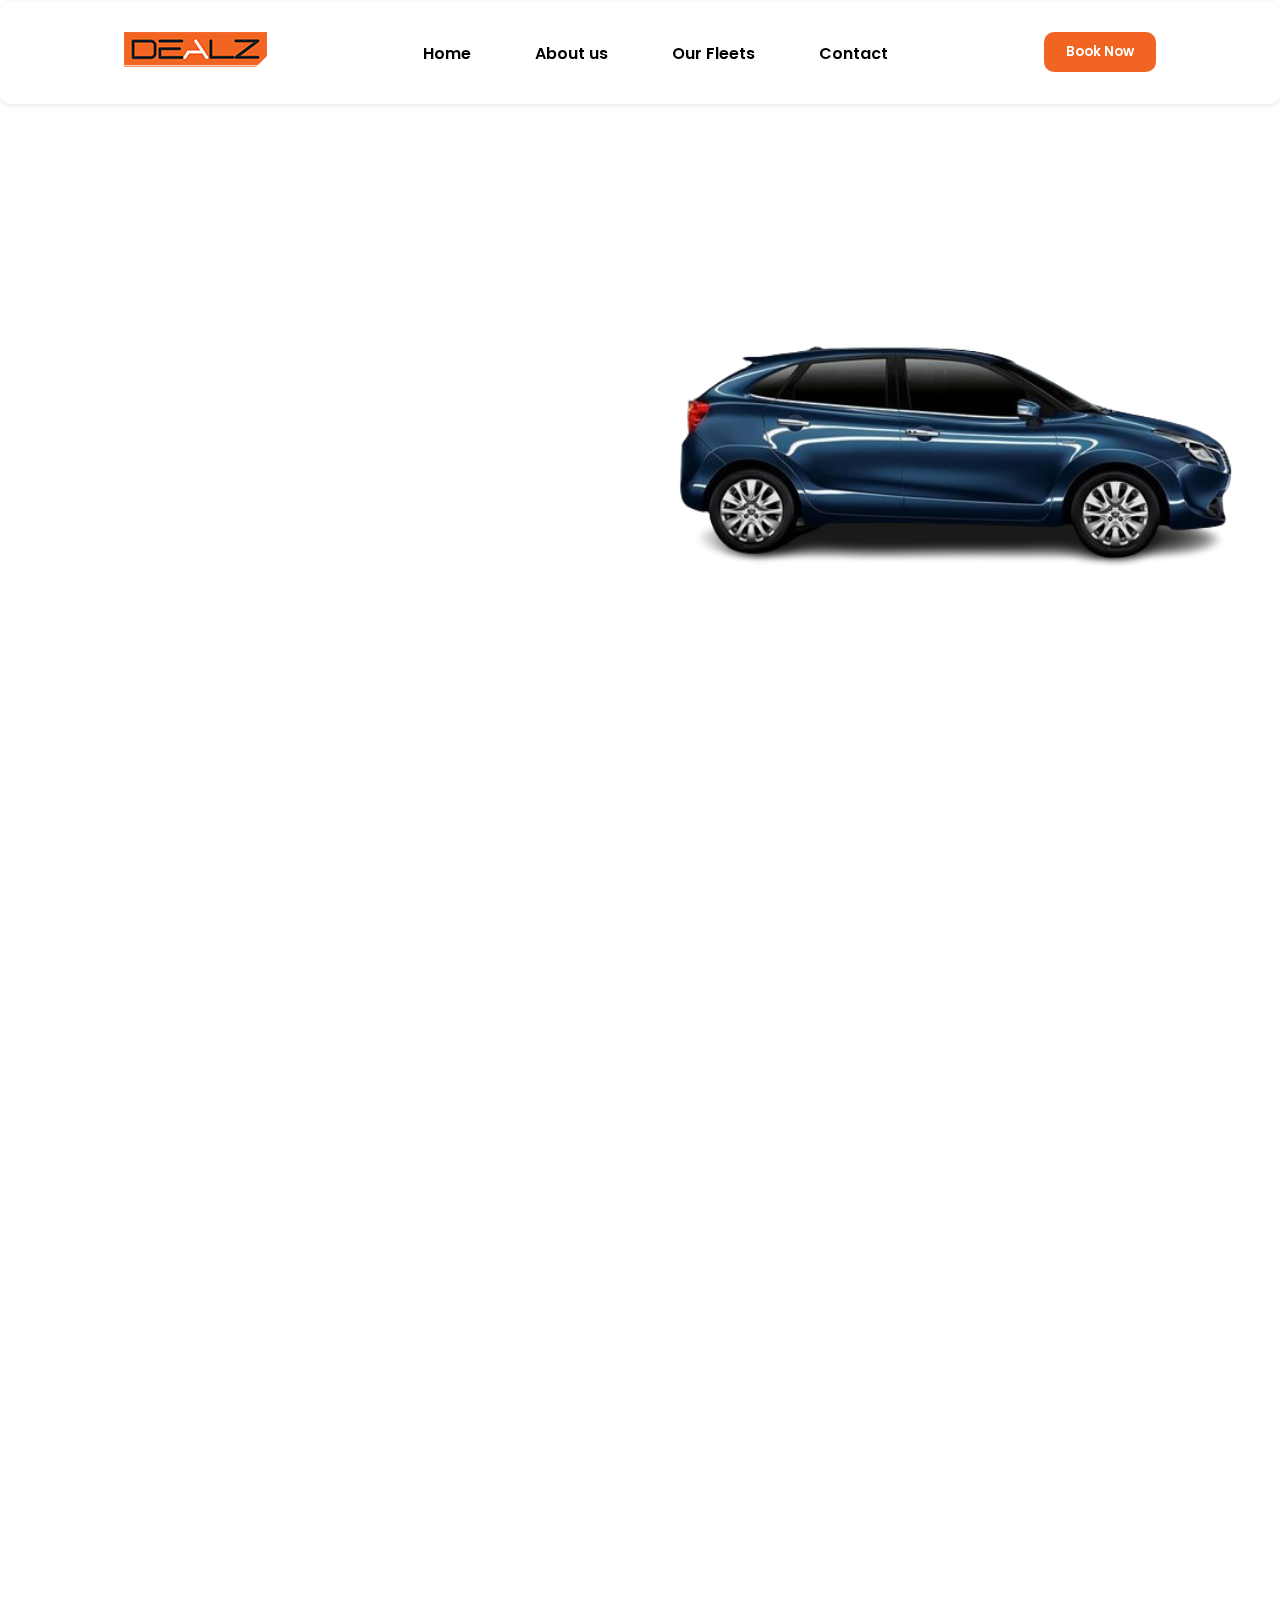
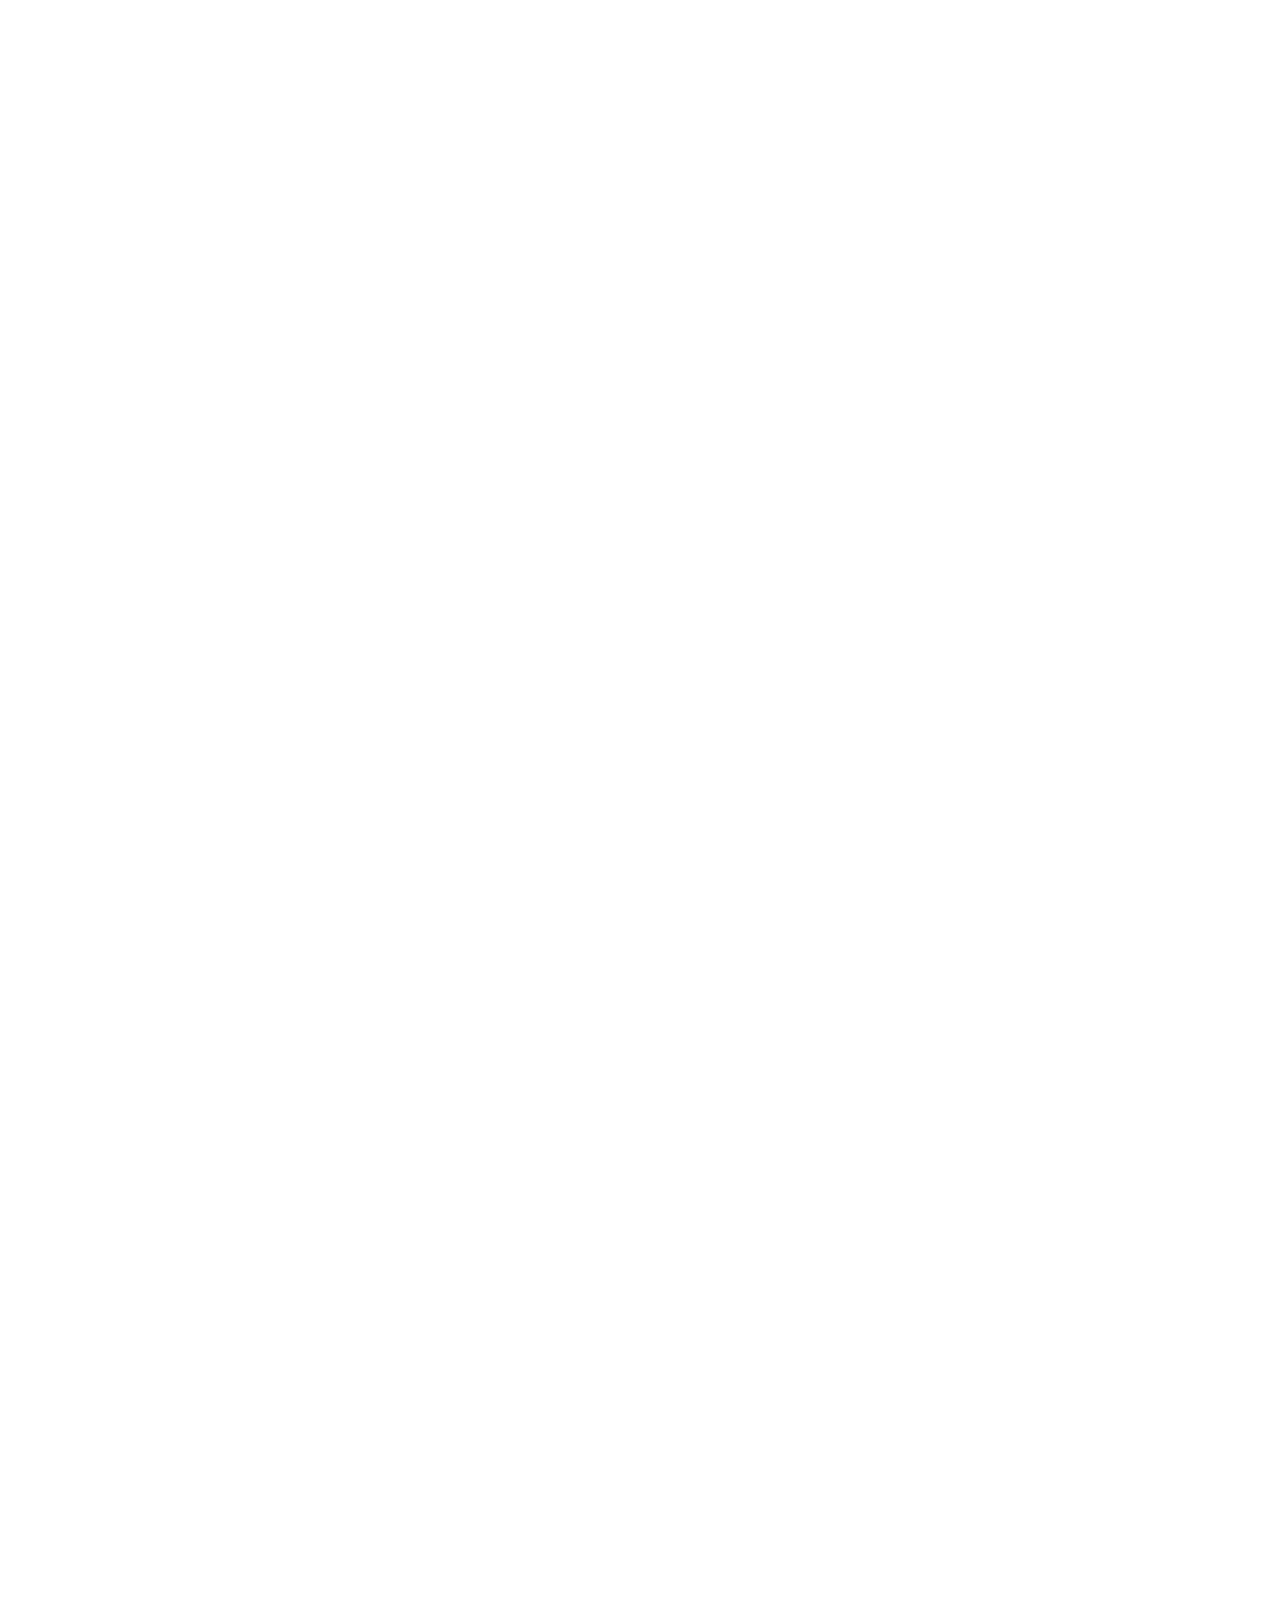
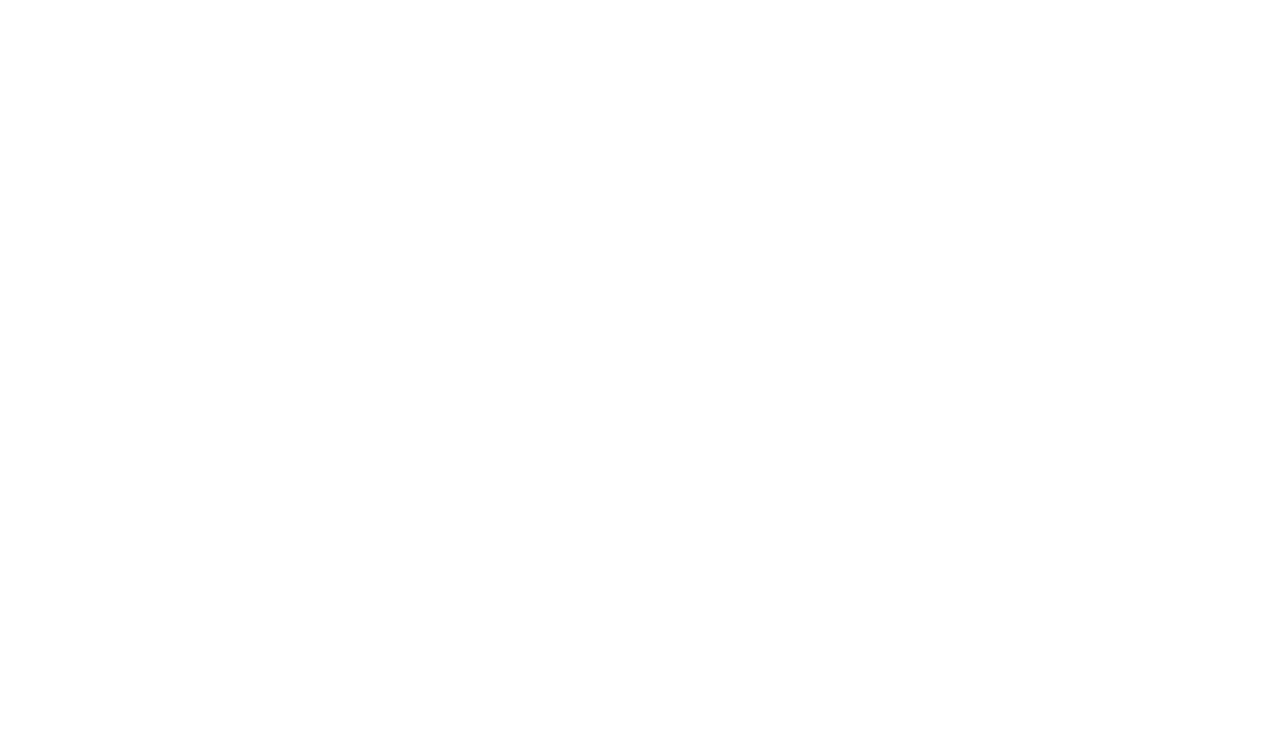
<file: index.html>
<!DOCTYPE html>
<html lang="en">
<head>
    <meta charset="utf-8">
	<title>Rent a Car in Cochin, Kerala- Luxury &amp; Premium Cars | Car for Rent- Dealz Kochi</title>
    <meta name="description" content="Rent a Car in Cochin, Kerala incuding luxury &amp; premium cars by Dealz for all your needs varies from wedding to business trip"/>
    <meta name="keywords" content="Luxury Car rentals, car rental services in Cochin, bangalore"/>
	<meta name="viewport" content="width=device-width, initial-scale=1.0">
	<meta name="author" content="">
    <link rel="stylesheet" href="https://cdnjs.cloudflare.com/ajax/libs/font-awesome/6.5.2/css/all.min.css">
    <link rel="preconnect" href="https://fonts.googleapis.com">
    <link rel="preconnect" href="https://fonts.gstatic.com" crossorigin>
    <link href="https://fonts.googleapis.com/css2?family=Mochiy+Pop+One&family=Poppins:ital,wght@0,100;0,200;0,300;0,400;0,500;0,600;0,700;0,800;0,900;1,100;1,200;1,300;1,400;1,500;1,600;1,700;1,800;1,900&family=Roboto:ital,wght@0,100;0,300;0,400;0,500;0,700;0,900;1,100;1,300;1,400;1,500;1,700;1,900&family=Rubik+Glitch+Pop&display=swap" rel="stylesheet">
    
    <link rel="stylesheet" href="https://fonts.googleapis.com/css2?family=Material+Symbols+Outlined:opsz,wght,FILL,GRAD@20..48,100..700,0..1,-50..200" />
    <link rel="stylesheet" href="style.css">
</head>
<body>
    <!-- mobile navbar -->
    <nav class="mobile-nav">
        <li>
            <a href="./index.html" class="active">
                <div class="blob">
                    <span class="icon"><i class="fa-solid fa-house"></i></span>
                    <span class="text">Home</span>
                </div>
            </a>
        </li>
        <li>
            <a href="./about.html">
                <div class="blob">
                    <span class="icon"><i class="fa-solid fa-users"></i></span>
                    <span class="text">About</span>
                </div>
            </a>
        </li>
        <li>
            <a href="./cars.html">
                <div class="blob">
                    <span class="icon"><i class="fa-solid fa-car-side"></i></span>
                    <span class="text">Cars</span>
                </div>
            </a>
        </li>
        <li>
            <a href="./contact.html">
                <div class="blob">
                    <span class="icon"><i class="fa-solid fa-phone"></i></span>
                    <span class="text">Contact</span>
                </div>
            </a>
        </li>
    </nav>

    <section class="home">
        <div class="container">
            <div class="nav">
                <div class="logo">
                    <a href="./index.html"><img src="image/Dealz-logo.png" alt="" class="dealz_logo"></a>
                </div>
                <ul class="navbar">
                    <li class="navlinks"><a href="index.html">Home</a></li>
                    <li class="navlinks"><a href="about.html">About us</a></li>
                    <li class="navlinks"><a href="cars.html">Our Fleets</a></li>
                    <li class="navlinks"><a href="contact.html">Contact</a></li>
                </ul>
                <button class="bookbtn">
                    <a href="https://wa.me/9846068636?text=Hello!%20I%20would%20like%20to%20rent%20a%20car." target="_blank">
  Book Now
</a>



                </button>
            </div>
            <div class="main_home">
                <div class="home_content">
                    <h1 class="home_title">
                        <span class="home_title_span">
                            Start your adventure today!
                        </span>
                        Enjoy great savings with our Car Rental Services
                    </h1>
                    <button class="home_btn">
                        <a style="color: white;" href="tel:9846068636">Book Ride</a>
                    </button>
                </div>
                <div class="home_img">
                    <img src="image/balenodealz1.png" alt="" class="home_image">
                </div>
            </div>
        </div>
    </section>

    
    
    <section class="about">
        <div class="about_container">
       <div class="about_content">
        <h1 class="about_title">
            Dealz Travels
        </h1>
        <p class="about_text">
            At Dealz Travels, we offer a wide range of well-maintained, modern car rentals in Economy, Premium, and Luxury categories to suit your needs, from weddings to business trips. Whether you're visiting Kerala or on a corporate journey, travel in style and comfort. Choose from daily, weekly, or monthly rentals, with the option of self-drive or chauffeur services. Rent a car from Dealz and elevate your experience!        </p>
       </div>
       <div class="about_image">
        <img src="image/swiftdealz.png" alt="">
       </div>
    </div>
    </section>

    <section class="service_section">
        <div class="row">
            <h1 class="catagory_heading">Our Services</h1>
        </div>
        <div class="row">
            <h4 class="section_subheading">
                We provide a range of services to support our customers
            </h4>
        </div>
        <div class="row">
            <div class="column">
                <div class="card">
                    <div class="icon-wrapper">
                        <i class="fa-solid fa-plane"></i>
                    </div>
                    <h3> Airport Pick-up/Drop-off</h3>
                    <p>
                        We provide Airport pickup or Drop-off at any time
                    </p>
                </div>
            </div>
            <div class="column">
                <div class="card">
                    <div class="icon-wrapper">
                        <i class="fa-solid fa-clipboard"></i>
                    </div>
                    <h3>RESERVATION ANYTIME</h3>
                    <p>
                        We provide online and offline booking facilities.
                    </p>
                </div>
            </div>
            <div class="column">
                <div class="card">
                    <div class="icon-wrapper">
                        <i class="fa-solid fa-car"></i>
                    </div>
                    <h3> RENTALS CARS</h3>
                    <p>
                       We have all types of cars ranging from Tata Nano to Mercedes Benz.
                    </p>
                </div>
            </div>
            
            
          </div>
         
.       
      </section>


      <section class="booking_process">
        <h1 class="booking_head">
                Our Booking Process
            </h1>
        <div class="booking_process_container">
            
            <div class="booking_process_card">
                <div class="process_num">
                    <h1 class="process_num_h1">
                        1
                    </h1>
                </div>
                <div class="process_details">
                     <h3 class="process_heading">
                        There are two  ways to Book
                    </h3> 
                    <h4 class="process_content">
                        Reserve directly via phone call. <br>
                        Reserve directly via Whatsapp.
                    </h4>
                    
                </div>
                
            </div>

            <div class="booking_process_card">
                <div class="process_num">
                    <h1 class="process_num_h1">
                        2
                    </h1>
                </div>
                <div class="process_details">
                     <h3 class="process_heading">
                        Select following
                    </h3> 
                    <h4 class="process_content">
                        Car Model. <br>
                        Pickup/ Drop-off Date. <br>
                        Delivery Location.
                    </h4>
                    
                </div>
                
            </div>

            <div class="booking_process_card">
                <div class="process_num">
                    <h1 class="process_num_h1">
                        3
                    </h1>
                </div>
                <div class="process_details">
                     <h3 class="process_heading">
                        Enjoy The Ride
                    </h3> 
                    <h4 class="process_content">
                        Offers a seamless car rental experience with a diverse fleet and competitive rates, ensuring you travel in comfort and style.
                    </h4>
                    
                </div>
                
            </div>
        </div>
        </section>

    <section class="cars">
        <h1 class="cars_heading">Our Cars</h1>
        <div class="container">
            <div class="car-card">
                <img src="./image/baleno.png" alt="DealzTravels-Baleno">
                <h1 class="name">Baleno</h1>
            </div>
            <div class="car-card">
                <img src="./image/swift.png" alt="DealzTravels-Swift">
                <h1 class="name">Swift</h1>
            </div>
            <div class="car-card">
                <img src="./image/ignis.png" alt="DealzTravels-Ignis">
                <h1 class="name">Ignis</h1>
            </div>
        </div>
    </section>

    <section class="testimonial">
        <div class="testimonial_container">
            <h2 class="testimonial_heading">Our Valuable Testimonials</h2>
            <div class="testimonial_card_container" id="testimonialCards">
                <!-- Testimonial cards -->
                <div class="testimonial_card">
                    <div class="testimonial_feedback">
                        <h4 class="testimonial_feedback_text">"Dealz Travels made my business trip to Kerala smooth and hassle-free. The car was in top-notch condition, and their service was excellent. Highly recommend!"</h4>
                        <h6 class="testimonial_user_name">- Akhil Nair</h6>
                    </div>
                </div>
                <div class="testimonial_card">
                    <div class="testimonial_feedback">
                        <h4 class="testimonial_feedback_text">"I rented a car for my wedding, and the luxury vehicle from Dealz Travels added a touch of elegance to our special day. The chauffeur was professional, and the whole experience was seamless."</h4>
                        <h6 class="testimonial_user_name">- Anjali Menon</h6>
                    </div>
                </div>
                <div class="testimonial_card">
                    <div class="testimonial_feedback">
                        <h4 class="testimonial_feedback_text">"I needed a car for a week-long vacation in Cochin, and Dealz Travels exceeded my expectations. The car was well-maintained, and the self-drive option gave me total flexibility."</h4>
                        <h6 class="testimonial_user_name">- Adam John</h6>
                    </div>
                </div>
                <div class="testimonial_card">
                    <div class="testimonial_feedback">
                        <h4 class="testimonial_feedback_text">"Great service and reliable cars! I rented an economy car for a quick business trip, and it was ideal for getting around. I will definitely use Dealz Travels again."</h4>
                        <h6 class="testimonial_user_name">- Salman Rasheed</h6>
                    </div>
                </div>
                <div class="testimonial_card">
                    <div class="testimonial_feedback">
                        <h4 class="testimonial_feedback_text">"We rented a car for our Kerala road trip, and Dealz Travels provided exactly what we needed. The vehicle was well-maintained, and their customer support was fantastic!"</h4>
                        <h6 class="testimonial_user_name">- Vincy Mathew</h6>
                    </div>
                </div>
                <div class="testimonial_card">
                    <div class="testimonial_feedback">
                        <h4 class="testimonial_feedback_text">"From booking to the final drop-off, everything was effortless. The premium car I rented was clean, comfortable, and perfect for my family vacation. Thank you, Dealz Travels!"</h4>
                        <h6 class="testimonial_user_name">- Roshan Kadathi</h6>
                    </div>
                </div>
                <!-- Add more cards similarly up to 10 cards -->
            </div>
        </div>
    </section>
    

    
    <section class="footer">
        <footer class="footer">
            <div class="footer-container">
              <div class="footer-logo">
                <a href="./index.html"><img src="image/Dealz-logo.png" alt="" class="dealz_logo"></a>
                <div class="adress_box">
                    <p class="adress_p">
                        Sea Port – Air Port Road, Irimpanam, <br>
                        Thripunithura, Cochin- 682309  <br>
                        Mob: +91 9846068636
                    </p>
                </div>
                <div class="adress_box">
                    <p class="adress_p">
                        <i class="fa-regular fa-clock"></i>
                        <b>7.30am to 9.30pm <br>7days</b>
                    </p>
                </div>
                
              </div>
    
              <div class="footer-links">
                <h4 class="footer_quicklink_h4">Quick Links</h4>
                <ul>
                  <li><a href="index.html">Home</a></li>
                  <li><a href="about.html">About us</a></li>
                  <li><a href="cars.html">Our Fleets</a></li>
                  <li><a href="contact.html">Contact</a></li>
                </ul>
              </div>
              <div class="footer-social">
                <a href="" class="social-icon"><i class="fab fa-whatsapp"></i></a>
                <a href="mailto:dealztravelss@gmail.com" class="social-icon"><i class="fa-solid fa-envelope"></i></a>
                <a href="https://www.facebook.com/pages/Dealz-Travels-and-Rent-a-Car/210406499166563?ref=hl" class="social-icon"><i class="fab fa-facebook-f"></i></a>
                
                
              </div>
            </div>
            <div class="footer-bottom">
              <p>DealZ &copy; 2024 .Designed by <a href="https://www.paaju.com">paaju.com</a></p>
            </div>
          </footer>
          </section>
    
      
   

    <script src="main.js"></script>
</body>
</html>
</file>
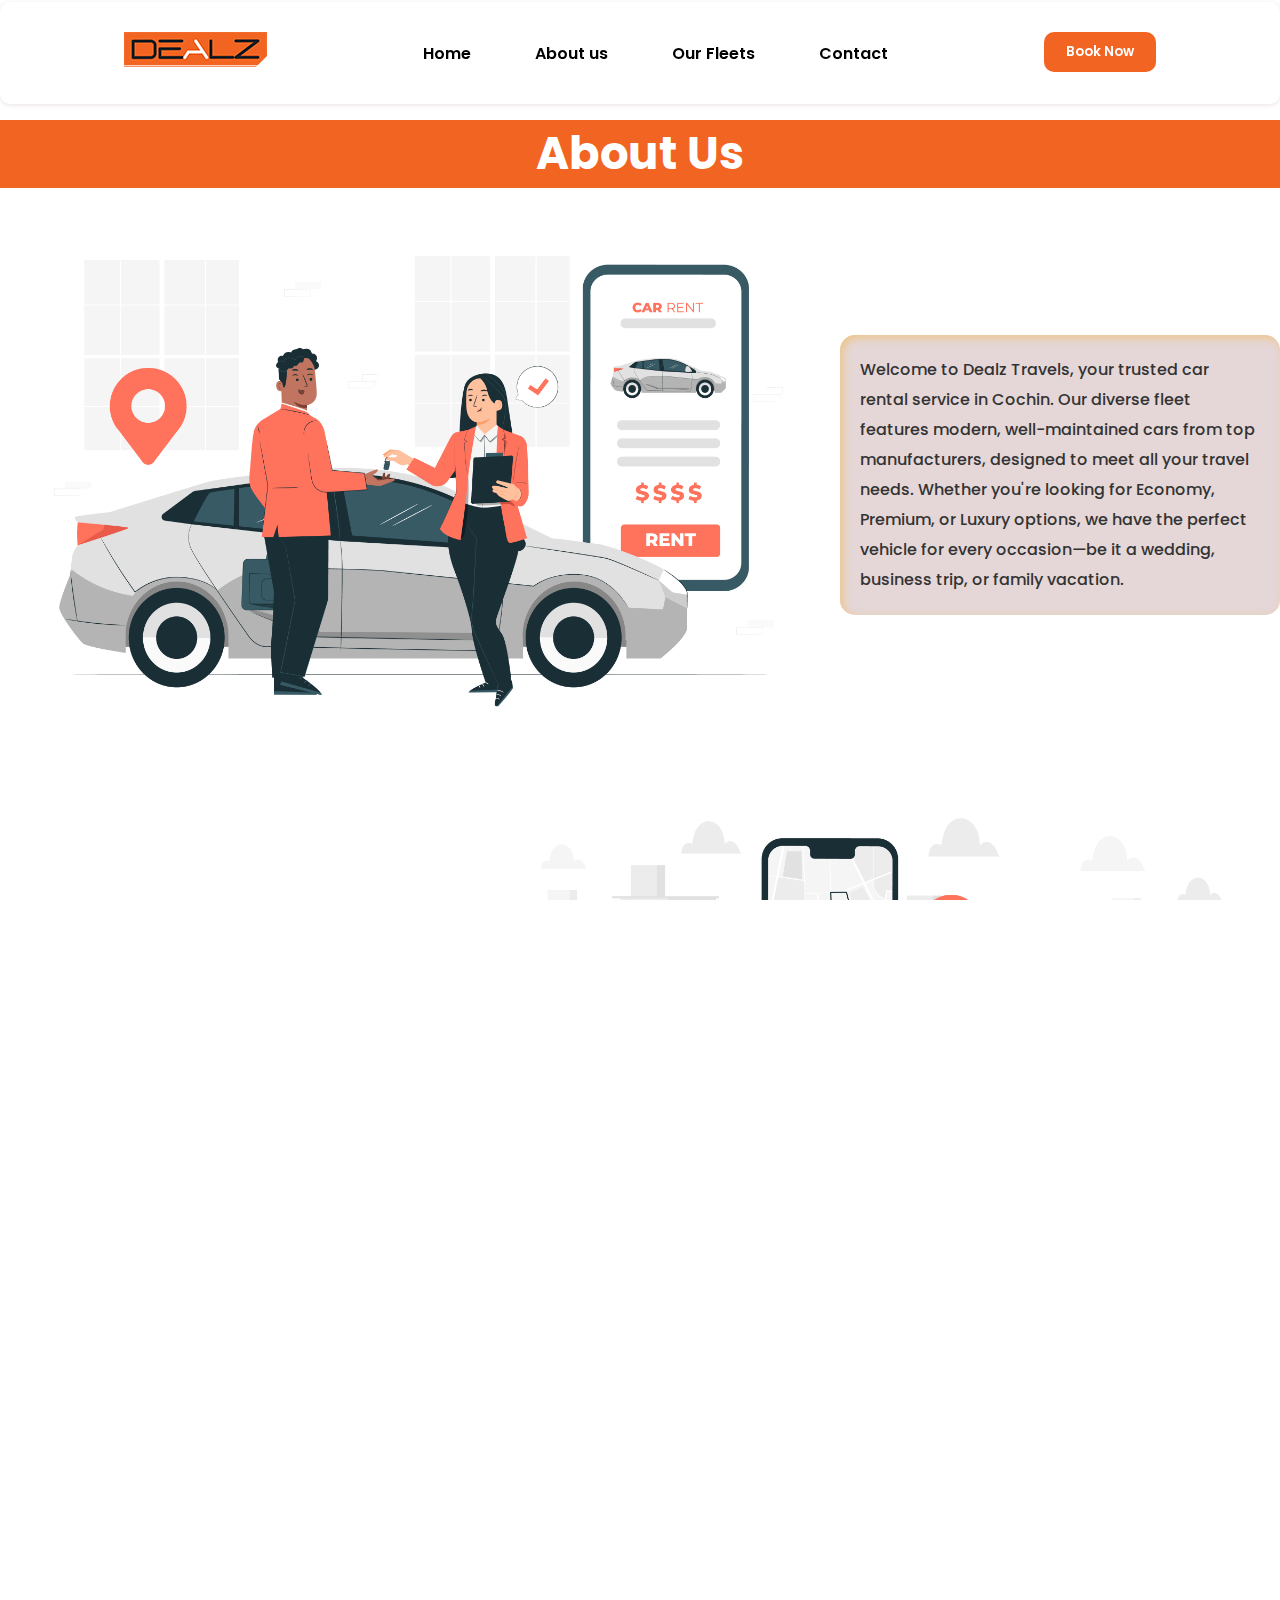
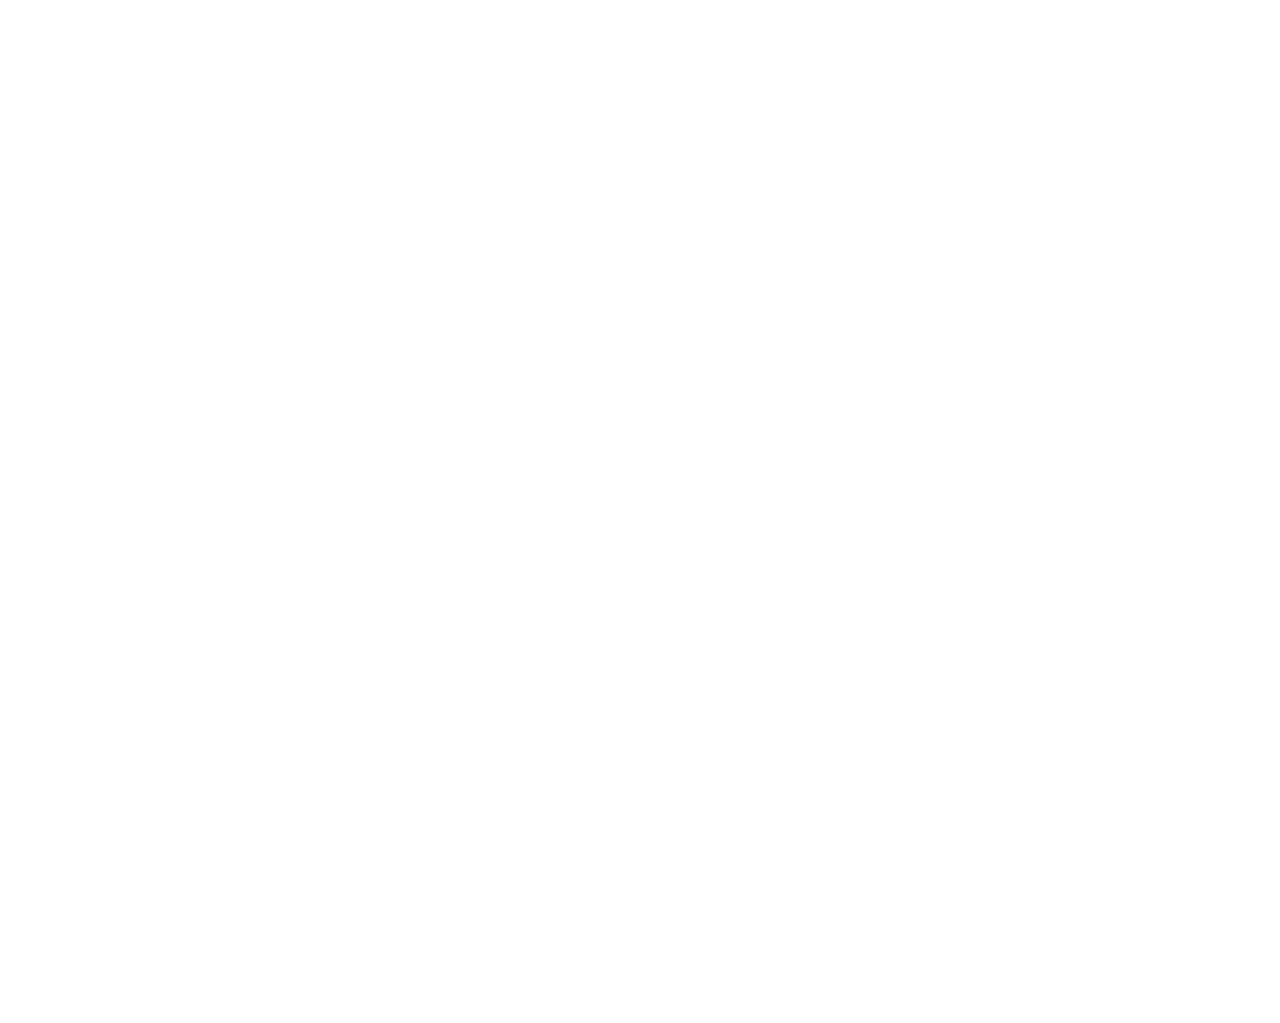
<file: about.html>
<!DOCTYPE html>
<html lang="en">
<head>
    <meta charset="UTF-8">
    <meta name="description" content="Rent a Car in Cochin, Kerala incuding luxury &amp; premium cars by Dealz for all your needs varies from wedding to business trip"/>
    <meta name="keywords" content="Luxury Car rentals, car rental services in Cochin, bangalore"/>
	<meta name="viewport" content="width=device-width, initial-scale=1.0">
	<meta name="author" content="">
    <title>Dealz Travels</title>
    <link rel="stylesheet" href="https://cdnjs.cloudflare.com/ajax/libs/font-awesome/6.5.2/css/all.min.css">
    <link rel="preconnect" href="https://fonts.googleapis.com">
    <link rel="preconnect" href="https://fonts.gstatic.com" crossorigin>
    <link href="https://fonts.googleapis.com/css2?family=Mochiy+Pop+One&family=Poppins:ital,wght@0,100;0,200;0,300;0,400;0,500;0,600;0,700;0,800;0,900;1,100;1,200;1,300;1,400;1,500;1,600;1,700;1,800;1,900&family=Roboto:ital,wght@0,100;0,300;0,400;0,500;0,700;0,900;1,100;1,300;1,400;1,500;1,700;1,900&family=Rubik+Glitch+Pop&display=swap" rel="stylesheet">
    <link rel="stylesheet" href="https://fonts.googleapis.com/css2?family=Material+Symbols+Outlined:opsz,wght,FILL,GRAD@20..48,100..700,0..1,-50..200" />
    <link rel="stylesheet" href="style.css">
    <link rel="stylesheet" href="./css/aboutus.css">
</head>
<body>
    <nav class="mobile-nav">
        <li>
            <a href="./index.html">
                <div class="blob">
                    <span class="icon"><i class="fa-solid fa-house"></i></span>
                    <span class="text">Home</span>
                </div>
            </a>
        </li>
        <li>
            <a href="./about.html" class="active">
                <div class="blob">
                    <span class="icon"><i class="fa-solid fa-users"></i></span>
                    <span class="text">About</span>
                </div>
            </a>
        </li>
        <li>
            <a href="./cars.html">
                <div class="blob">
                    <span class="icon"><i class="fa-solid fa-car-side"></i></span>
                    <span class="text">Cars</span>
                </div>
            </a>
        </li>
        <li>
            <a href="./contact.html">
                <div class="blob">
                    <span class="icon"><i class="fa-solid fa-phone"></i></span>
                    <span class="text">Contact</span>
                </div>
            </a>
        </li>
    </nav>

    <section class="home">
        <div class="container">
            <div class="nav">
                <div class="logo">
                    <a href="./index.html"><img src="image/Dealz-logo.png" alt="" class="dealz_logo"></a>
                </div>
                <ul class="navbar">
                    <li class="navlinks"><a href="index.html">Home</a></li>
                    <li class="navlinks"><a href="about.html">About us</a></li>
                    <li class="navlinks"><a href="cars.html">Our Fleets</a></li>
                    <li class="navlinks"><a href="contact.html">Contact</a></li>
                </ul>
                <button class="bookbtn"><a href="https://wa.me/9846068636?text=Hello!%20I%20would%20like%20to%20rent%20a%20car." target="_blank">
  Book Now
</a>


</button>
            </div>
        </div>
    </section>

    <section class="about-hero">
        <h1>About Us</h1>
        <div class="hero-top">
            <img src="./image/contact-hero-1.jpg" alt="DealZ-travels-about">
            <p id="hero-text">Welcome to Dealz Travels, your trusted car rental service in Cochin. Our diverse fleet features modern, well-maintained cars from top manufacturers, designed to meet all your travel needs. Whether you're looking for Economy, Premium, or Luxury options, we have the perfect vehicle for every occasion—be it a wedding, business trip, or family vacation.</p>
        </div>
        <div class="hero-bottom">
            <p>At Dealz Travels, we ensure your experience is as smooth and enjoyable as possible. Our high-quality service, combined with professional chauffeurs, allows you to travel in style throughout Kerala, God’s Own Country. We also offer flexible self-drive car rental options with daily, weekly, or monthly plans to suit your schedule.</p>
            <img src="./image/contact-hero-2.jpg" alt="DealZ-travels-about">
        </div>
    </section>
    
    <section class="our-values">
        <h1>Our Values</h1>
        <div class="values-container">
            <div class="value-card">
                <h3>Customer Focus</h3>
                <p>We prioritize your comfort and satisfaction, tailoring our services to meet your specific needs and ensuring a seamless rental experience.</p>
            </div>
            <div class="value-card">
                <h3>Quality & Reliability</h3>
                <p>Our fleet is composed of modern, well-maintained vehicles that are regularly serviced to provide the highest standard of safety and reliability.</p>
            </div>
            <div class="value-card">
                <h3>Flexibility</h3>
                <p>We offer a range of rental options, from daily to monthly plans, along with self-drive and chauffeur services, giving you the freedom to choose what best suits your journey.</p>
            </div>
            <div class="value-card">
                <h3>Professionalism</h3>
                <p>Our trained chauffeurs and dedicated staff are committed to providing exceptional service, ensuring you have a smooth and enjoyable ride.</p>
            </div>
            <div class="value-card">
                <h3>Affordability</h3>
                <p>We believe in offering premium services at competitive rates, making luxury and convenience accessible to all our customers.</p>
            </div>
            <div class="value-card">
                <h3>Sustainability</h3>
                <p>We are dedicated to maintaining eco-friendly practices by continuously upgrading our fleet to ensure lower emissions and a smaller environmental footprint.</p>
            </div>
        </div>
    </section>
    
    <section class="footer">
        <footer class="footer">
            <div class="footer-container">
                <div class="footer-logo">
                    <a href="./index.html"><img src="image/Dealz-logo.png" alt="" class="dealz_logo"></a>
                    <div class="adress_box">
                        <p class="adress_p">
                            Sea Port – Air Port Road, Irimpanam, <br>
                            Thripunithura, Cochin- 682309  <br>
                            Mob: +91 9846068636
                        </p>
                    </div>
                    <div class="adress_box">
                        <p class="adress_p">
                            <i class="fa-regular fa-clock"></i>
                            <b>7.30am to 9.30pm <br>7days</b>
                        </p>
                    </div>
                </div>
                <div class="footer-links">
                    <h4 class="footer_quicklink_h4">Quick Links</h4>
                    <ul>
                        <li><a href="index.html">Home</a></li>
                        <li><a href="about.html">About us</a></li>
                        <li><a href="cars.html">Our Fleets</a></li>
                        <li><a href="contact.html">Contact</a></li>
                    </ul>
                </div>
                <div class="footer-social">
                    <a href="https://wa.me/9846068636" class="social-icon"><i class="fab fa-whatsapp"></i></a>                    
                    <a href="mailto:dealztravelss@gmail.com" class="social-icon"><i class="fa-solid fa-envelope"></i></a>
                    <a href="https://www.facebook.com/pages/Dealz-Travels-and-Rent-a-Car/210406499166563?ref=hl" class="social-icon"><i class="fab fa-facebook-f"></i></a>

                </div>
            </div>
            <div class="footer-bottom">
                <p>DealZ &copy; 2024. Designed by <a href="https://www.paaju.com">paaju.com</a></p>
            </div>
        </footer>
    </section>

    <script src="main.js"></script>
</body>
</html>
</file>
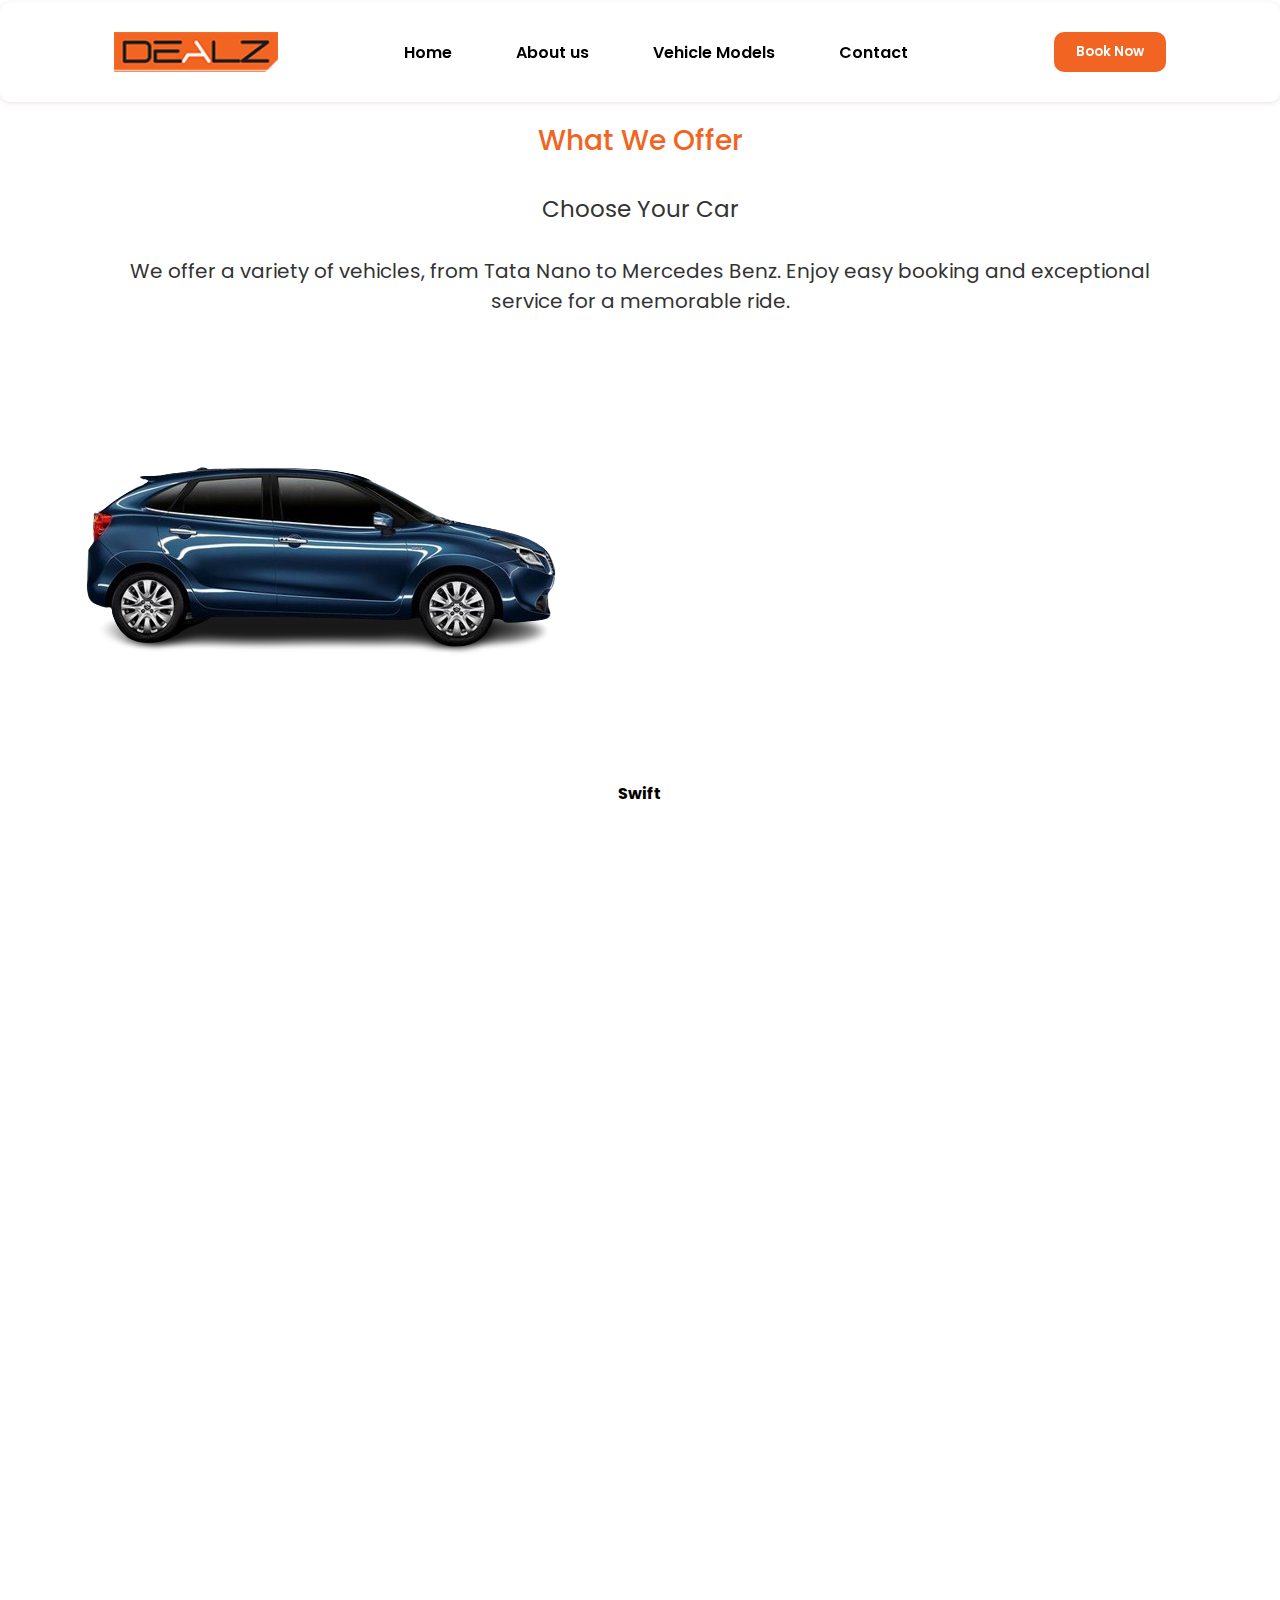
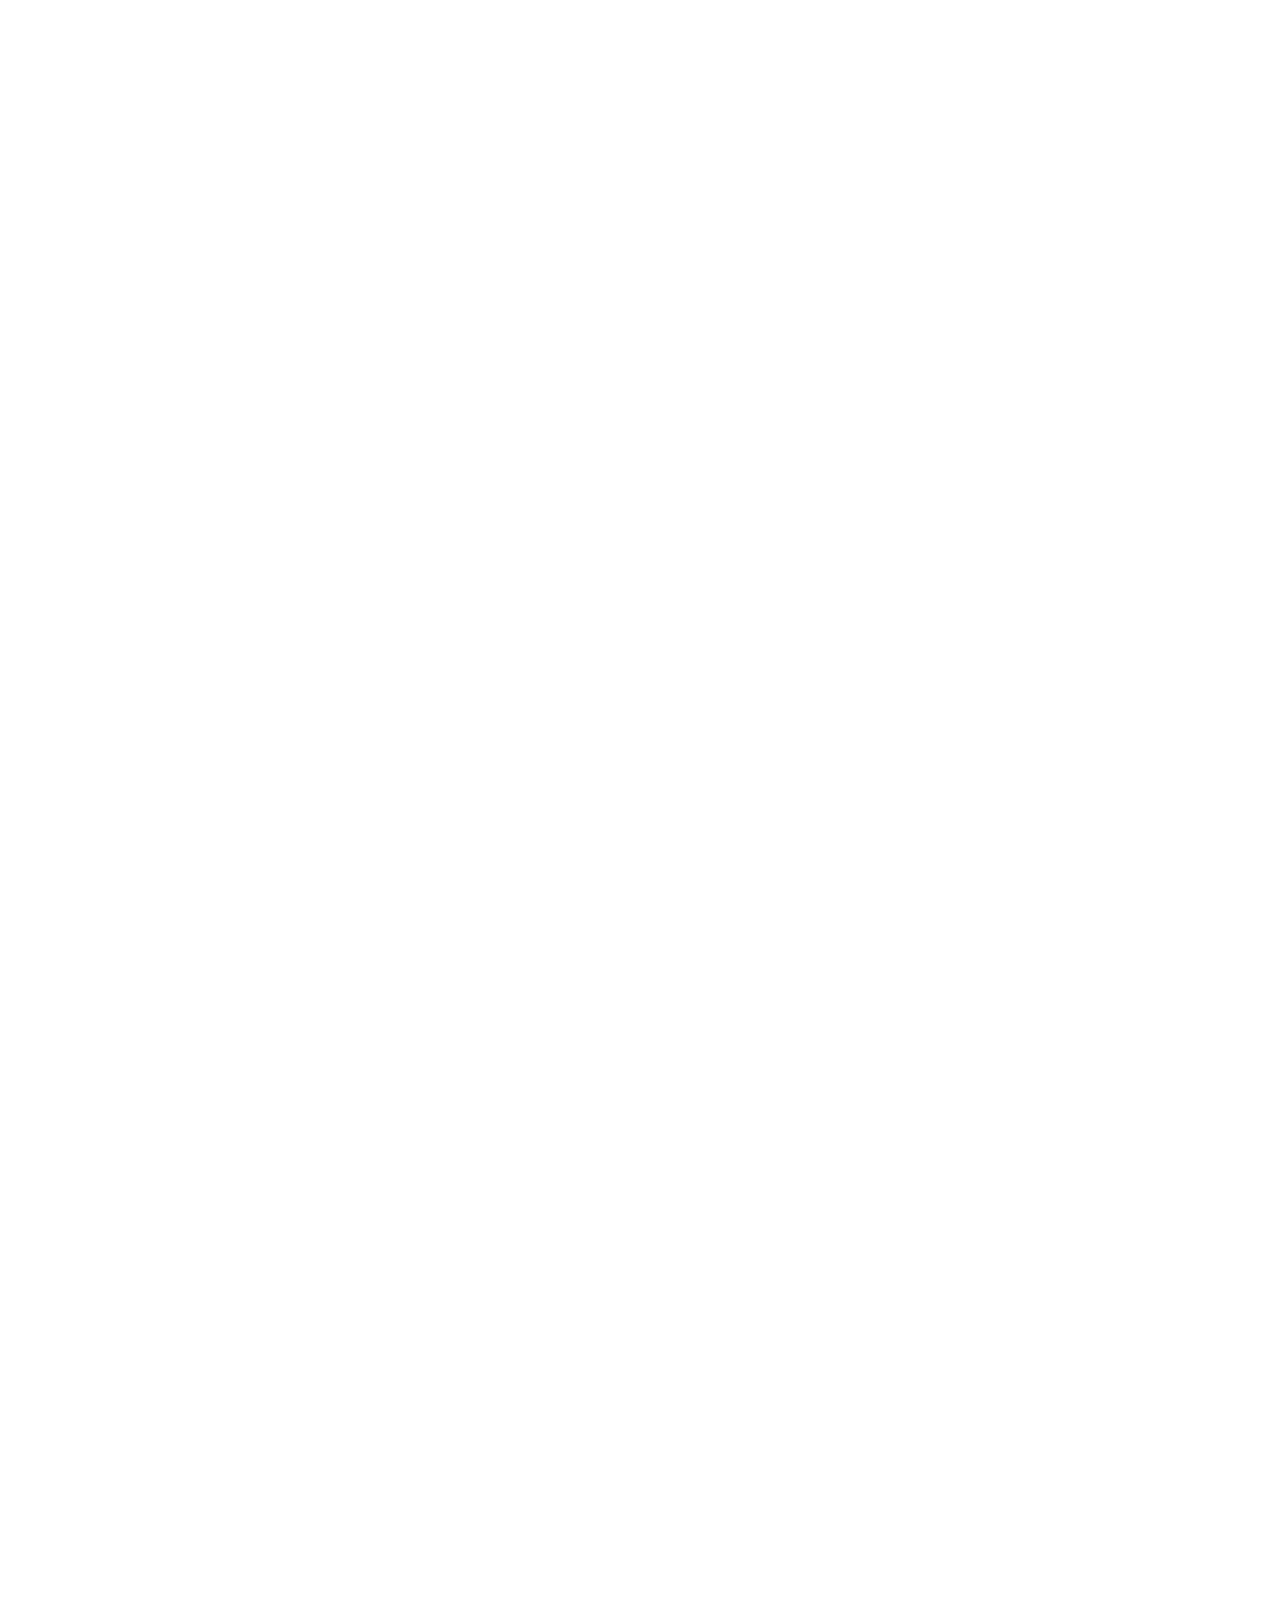
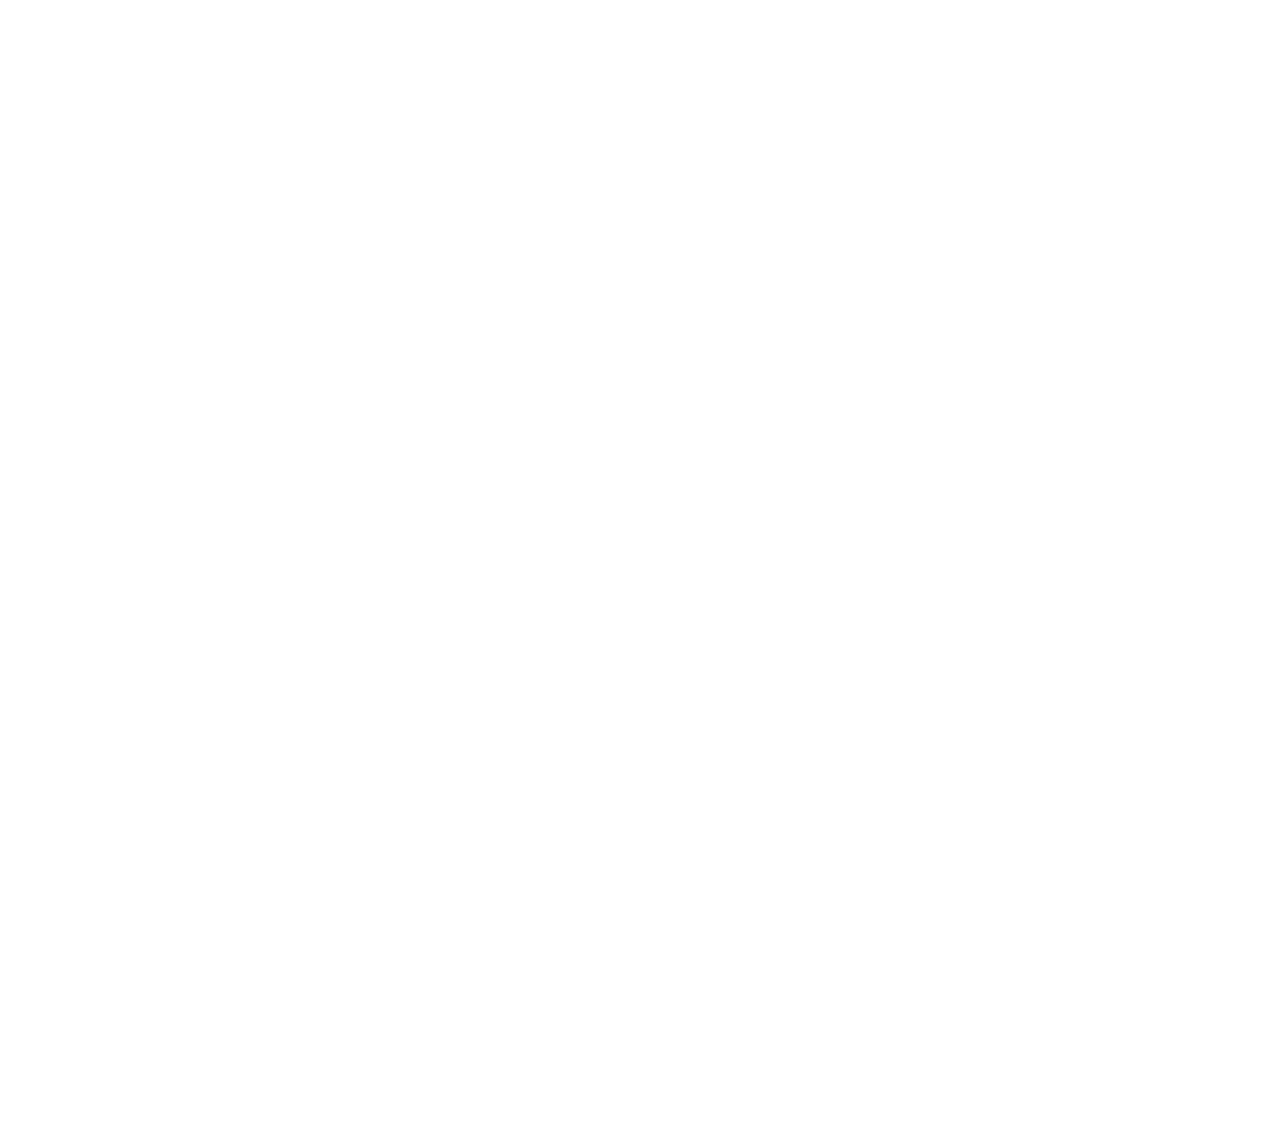
<file: Car.html>
<!DOCTYPE html>
<html lang="en">
<head>
    <meta charset="UTF-8">
    <meta name="viewport" content="width=device-width, initial-scale=1.0">
    <title>Dealz Travels</title>
    <link rel="stylesheet" href="https://cdnjs.cloudflare.com/ajax/libs/font-awesome/6.5.2/css/all.min.css">
    <link rel="preconnect" href="https://fonts.googleapis.com">
    <link rel="preconnect" href="https://fonts.gstatic.com" crossorigin>
    <link href="https://fonts.googleapis.com/css2?family=Mochiy+Pop+One&family=Poppins:ital,wght@0,100;0,200;0,300;0,400;0,500;0,600;0,700;0,800;0,900;1,100;1,200;1,300;1,400;1,500;1,600;1,700;1,800;1,900&family=Roboto:ital,wght@0,100;0,300;0,400;0,500;0,700;0,900;1,100;1,300;1,400;1,500;1,700;1,900&family=Rubik+Glitch+Pop&display=swap" rel="stylesheet">
    
    <link rel="stylesheet" href="https://fonts.googleapis.com/css2?family=Material+Symbols+Outlined:opsz,wght,FILL,GRAD@20..48,100..700,0..1,-50..200" />
    <link rel="stylesheet" href="style.css">
    <link rel="stylesheet" href="car.css">
</head>
<body>
    <section class="home">
        <div class="container">
            <div class="nav">
                <div class="logo">
                    <img src="image/Dealz-logo.png" alt="" class="dealz_logo">
                </div>
                <ul class="navbar">
                    <li class="navlinks"><a href="index.html">Home</a></li>
                    <li class="navlinks"><a href="about.html">About us</a></li>
                    <li class="navlinks"><a href="Car.html">Vehicle Models</a></li>
                    <li class="navlinks"><a href="contact.html">Contact</a></li>
                </ul>
                <li onclick = showSidebar() class="menu_bar sidebar_links" ><a href="#"><svg xmlns="http://www.w3.org/2000/svg" height="24px" viewBox="0 -960 960 960" width="24px" fill="#000000"><path d="M120-240v-80h720v80H120Zm0-200v-80h720v80H120Zm0-200v-80h720v80H120Z"/></svg></a></li>
                <ul class="sidebar">
                    <li onclick = closeSidebar() class="close_bar sidebar_links"><a href="#"><svg xmlns="http://www.w3.org/2000/svg" height="24px" viewBox="0 -960 960 960" width="24px" fill="#0a0a0a"><path d="m256-200-56-56 224-224-224-224 56-56 224 224 224-224 56 56-224 224 224 224-56 56-224-224-224 224Z"/></svg></a></li>
                    <li class="sidebar_links"><a href="index.html">Home</a></li>
                    <li class="sidebar_links"><a href="about.html">About us</a></li>
                    <li class="sidebar_links"><a href="Car.html">Vehicle Models</a></li>
                    <li class="sidebar_links"><a href="contact.html">Contact</a></li>
                    
                </ul>
                <button class="bookbtn">
                    Book Now
                </button>
            </div>
    </section>
    <section class="car">
        <div class="car_div">
          <h1 class="car_heading">What We Offer</h1> 
           </h1>
           
        </div>
        <div class="carContainer ">
            <h2 class="car_subheading">
               Choose Your Car
            </h2>
            <h5 class="short_para_car">
                We offer a variety of vehicles, from Tata Nano to Mercedes Benz. Enjoy easy booking and exceptional service for a memorable ride.
            </h5>
          
           <div class="car_cards_container">
               <div class="car_card">
                   <div class="car_card_image">
                       <img src="image/balenodealz.png" alt="" class="car_card_img">
                   </div>
                   <div class="car_card_details">
                       <div class="car_card_name">
                           <h4 class="car_card_name_h1"> Swift</h4>
                       </div>
                   </div>
               </div>
   
               <div class="car_card">
                   <div class="car_card_image">
                       <img src="image/swiftdealz.png" alt="" class="car_card_img">
                   </div>
                   <div class="car_card_details">
                       <div class="car_card_name">
                           <h4 class="car_card_name_h1"> Swift</h4>
                       </div>
                   </div>
               </div>
   
               <div class="car_card">
                   <div class="car_card_image">
                       <img src="image/balenodealz.png" alt="" class="car_card_img">
                   </div>
                   <div class="car_card_details">
                       <div class="car_card_name">
                           <h4 class="car_card_name_h1"> Swift</h4>
                       </div>
                   </div>
               </div>
   
               <div class="car_card">
                   <div class="car_card_image">
                       <img src="image/balenodealz.png" alt="" class="car_card_img">
                   </div>
                   <div class="car_card_details">
                       <div class="car_card_name">
                           <h4 class="car_card_name_h1"> Swift</h4>
                       </div>
                   </div>
               </div>
   
               <div class="car_card">
                   <div class="car_card_image">
                       <img src="image/balenodealz.png" alt="" class="car_card_img">
                   </div>
                   <div class="car_card_details">
                       <div class="car_card_name">
                           <h4 class="car_card_name_h1"> Swift</h4>
                       </div>
                   </div>
               </div>
   
               <div class="car_card">
                   <div class="car_card_image">
                       <img src="image/balenodealz.png" alt="" class="car_card_img">
                   </div>
                   <div class="car_card_details">
                       <div class="car_card_name">
                           <h4 class="car_card_name_h1"> Swift</h4>
                       </div>
                   </div>
               </div>
   
               <div class="car_card">
                   <div class="car_card_image">
                       <img src="image/balenodealz.png" alt="" class="car_card_img">
                   </div>
                   <div class="car_card_details">
                       <div class="car_card_name">
                           <h4 class="car_card_name_h1"> Swift</h4>
                       </div>
                   </div>
               </div>
           </div>
         </div>
    </section>

   

  
    <section class="footer">
        <footer class="footer">
            <div class="footer-container">
              <div class="footer-logo">
                <img src="image/Dealz-logo.png" alt="" class="dealz_logo">
                <div class="adress_box">
                    <p class="adress_p">
                        Sea Port – Air Port Road,Irimpanam, <br>
                        Thripunithura,Cochin- 682309  <br>
    
                        Mob: +91 9846068636
                    </p>
                </div>
              </div>
    
              <div class="footer-links">
                <h4 class="footer_quicklink_h4">Quick Links</h4>
                <ul>
                  <li><a href="index.html">Home</a></li>
                  <li><a href="about.html">About us</a></li>
                  <li><a href="Car.html">Vehicle Models</a></li>
                  <li><a href="contact.html">Contact</a></li>
                </ul>
              </div>
              <div class="footer-social">
                <a href="#" class="social-icon"><i class="fab fa-whatsapp"></i></a>
                <a href="#" class="social-icon"><i class="fab fa-instagram"></i></a>
                <a href="#" class="social-icon"><i class="fab fa-facebook-f"></i></a>
                
                
              </div>
            </div>
            <div class="footer-bottom">
              <p>DealZ &copy; 2024 .Designed by <a href="https://www.paaju.com">paaju.com</a></p>
            </div>
          </footer>
          </section>
      
   

    <script src="main.js"></script>
</body>
</html>
</file>
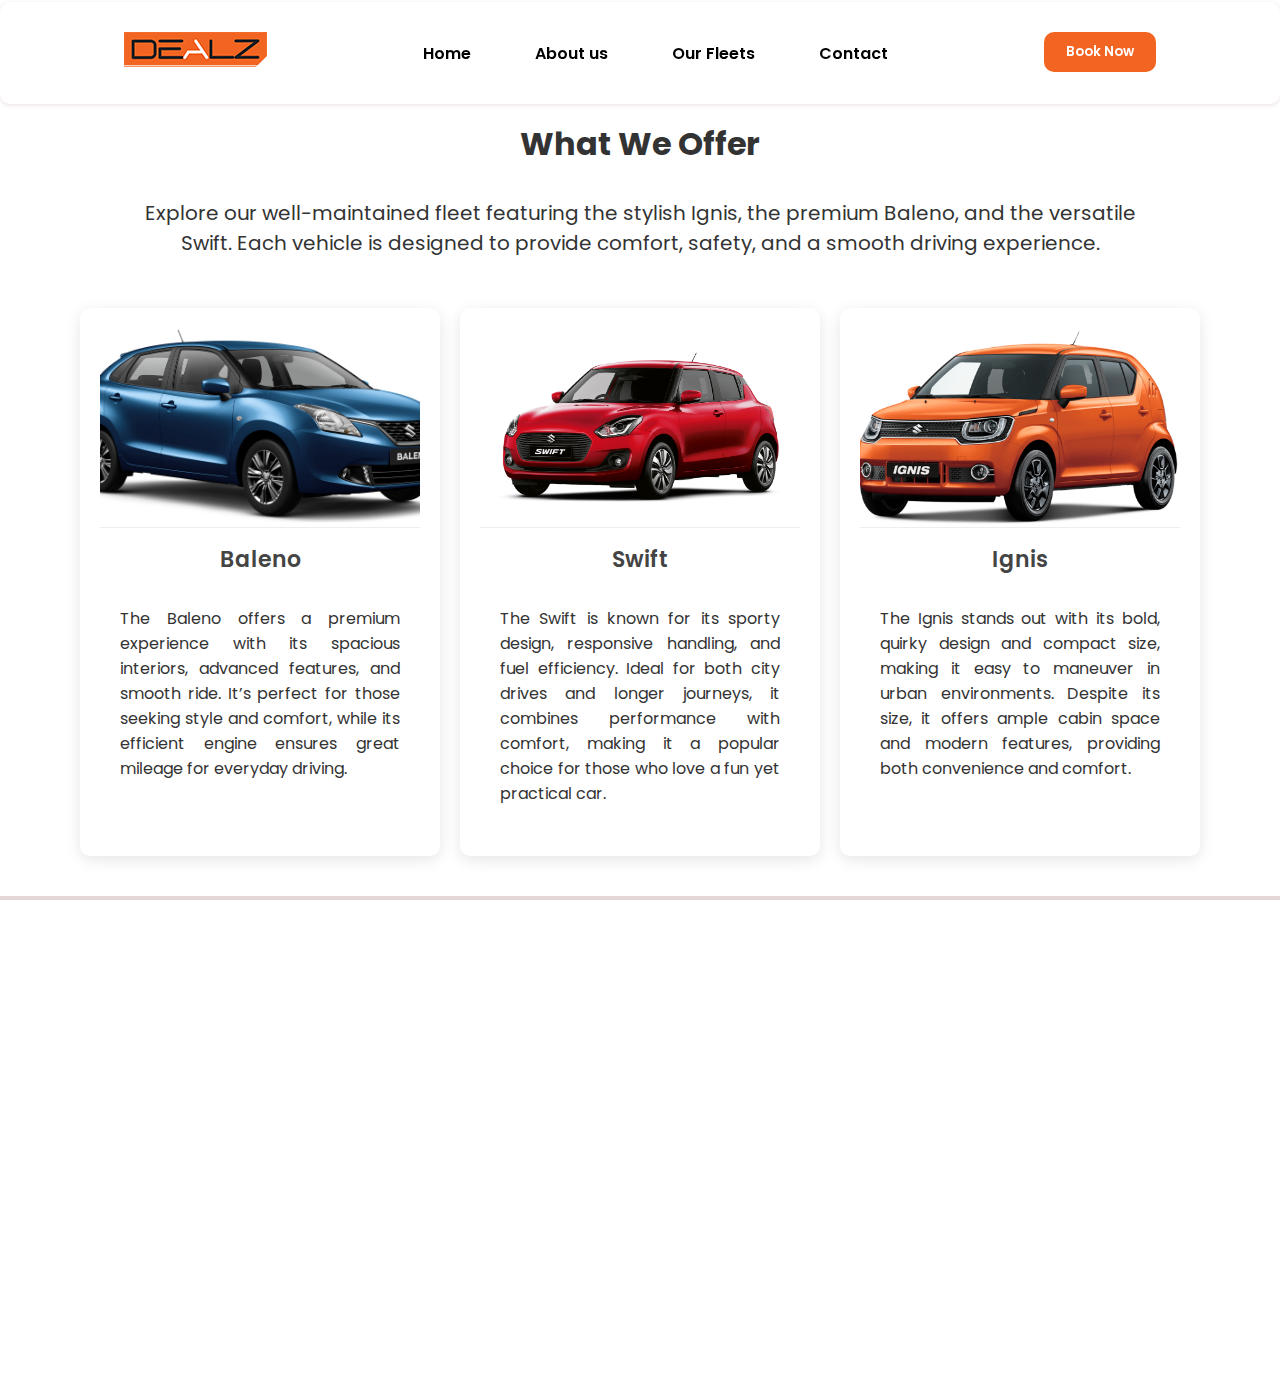
<file: cars.html>
<!DOCTYPE html>
<html lang="en">
<head>
    <meta charset="UTF-8">
    <meta name="description" content="Rent a Car in Cochin, Kerala incuding luxury &amp; premium cars by Dealz for all your needs varies from wedding to business trip"/>
    <meta name="keywords" content="Luxury Car rentals, car rental services in Cochin, bangalore"/>
	<meta name="viewport" content="width=device-width, initial-scale=1.0">
	<meta name="author" content="">
    <title>Dealz Travels</title>
    <link rel="stylesheet" href="https://cdnjs.cloudflare.com/ajax/libs/font-awesome/6.5.2/css/all.min.css">
    <link rel="preconnect" href="https://fonts.googleapis.com">
    <link rel="preconnect" href="https://fonts.gstatic.com" crossorigin>
    <link href="https://fonts.googleapis.com/css2?family=Mochiy+Pop+One&family=Poppins:ital,wght@0,100;0,200;0,300;0,400;0,500;0,600;0,700;0,800;0,900;1,100;1,200;1,300;1,400;1,500;1,600;1,700;1,800;1,900&family=Roboto:ital,wght@0,100;0,300;0,400;0,500;0,700;0,900;1,100;1,300;1,400;1,500;1,700;1,900&family=Rubik+Glitch+Pop&display=swap" rel="stylesheet">
    
    <link rel="stylesheet" href="https://fonts.googleapis.com/css2?family=Material+Symbols+Outlined:opsz,wght,FILL,GRAD@20..48,100..700,0..1,-50..200" />
    <link rel="stylesheet" href="style.css">
    <link rel="stylesheet" href="car.css">
</head>
<body>
    <!-- mobile nav -->
    <nav class="mobile-nav">
        <li>
            <a href="./index.html">
                <div class="blob">
                    <span class="icon"><i class="fa-solid fa-house"></i></span>
                    <span class="text">Home</span>
                </div>
            </a>
        </li>
        <li>
            <a href="./about.html">
                <div class="blob">
                    <span class="icon"><i class="fa-solid fa-users"></i></span>
                    <span class="text">About</span>
                </div>
            </a>
        </li>
        <li>
            <a href="./cars.html" class="active">
                <div class="blob">
                    <span class="icon"><i class="fa-solid fa-car-side"></i></span>
                    <span class="text">Cars</span>
                </div>
            </a>
        </li>
        <li>
            <a href="./contact.html">
                <div class="blob">
                    <span class="icon"><i class="fa-solid fa-phone"></i></span>
                    <span class="text">Contact</span>
                </div>
            </a>
        </li>
    </nav>

    <section class="home">
        <div class="container">
            <div class="nav">
                <div class="logo">
                    <a href="./index.html"><img src="image/Dealz-logo.png" alt="" class="dealz_logo"></a>
                </div>
                <ul class="navbar">
                    <li class="navlinks"><a href="index.html">Home</a></li>
                    <li class="navlinks"><a href="about.html">About us</a></li>
                    <li class="navlinks"><a href="cars.html">Our Fleets</a></li>                    <li class="navlinks"><a href="contact.html">Contact</a></li>
                </ul>
                <button class="bookbtn">
                    <a href="https://wa.me/9846068636?text=Hello!%20I%20would%20like%20to%20rent%20a%20car." target="_blank">
  Book Now
</a>



                </button>
            </div>
    </section>
    <section class="cars">
        <div class="car_div">
          <h1 class="car_heading">What We Offer</h1> 
           </h1>
           
        </div>
        <div class="carContainer ">
            <h5 class="short_para_car">
                Explore our well-maintained fleet featuring the stylish Ignis, the premium Baleno, and the versatile Swift. Each vehicle is designed to provide comfort, safety, and a smooth driving experience.            </h5>
          
            <div class="container">
                <div class="car-card">
                    <img src="./image/baleno.png" alt="DealzTravels-Baleno">
                    <h1 class="name">Baleno</h1>
                    <p>
                        The Baleno offers a premium experience with its spacious interiors, advanced features, and smooth ride. It’s perfect for those seeking style and comfort, while its efficient engine ensures great mileage for everyday driving.
                    </p>
                </div>
                <div class="car-card">
                    <img src="./image/swift.png" alt="DealzTravels-Swift">
                    <h1 class="name">Swift</h1>
                    <p>The Swift is known for its sporty design, responsive handling, and fuel efficiency. Ideal for both city drives and longer journeys, it combines performance with comfort, making it a popular choice for those who love a fun yet practical car.</p>
                </div>
                <div class="car-card">
                    <img src="./image/ignis.png" alt="DealzTravels-Ignis">
                    <h1 class="name">Ignis</h1>
                    <p>
                        The Ignis stands out with its bold, quirky design and compact size, making it easy to maneuver in urban environments. Despite its size, it offers ample cabin space and modern features, providing both convenience and comfort.
                    </p>
                </div>
            </div>
         </div>
    </section>

   

  
    <section class="footer">
        <footer class="footer">
            <div class="footer-container">
              <div class="footer-logo">
                <a href="./index.html"><img src="image/Dealz-logo.png" alt="" class="dealz_logo"></a>
                <div class="adress_box">
                    <p class="adress_p">
                        Sea Port – Air Port Road,Irimpanam, <br>
                        Thripunithura, Cochin- 682309  <br>   
                        Mob: +91 9846068636
                    </p>
                </div>
                <div class="adress_box">
                    <p class="adress_p">
                        <i class="fa-regular fa-clock"></i>
                        <b>7.30am to 9.30pm <br>7days</b>
                    </p>
                </div>
              </div>
    
              <div class="footer-links">
                <h4 class="footer_quicklink_h4">Quick Links</h4>
                <ul>
                  <li><a href="index.html">Home</a></li>
                  <li><a href="about.html">About us</a></li>
                  <li><a href="cars.html">Our Fleets</a></li>
                  <li><a href="contact.html">Contact</a></li>
                </ul>
              </div>
              <div class="footer-social">
                <a href="https://wa.me/9846068636" class="social-icon"><i class="fab fa-whatsapp"></i></a>                
                <a href="mailto:dealztravelss@gmail.com" class="social-icon"><i class="fa-solid fa-envelope"></i></a>
                <a href="https://www.facebook.com/pages/Dealz-Travels-and-Rent-a-Car/210406499166563?ref=hl" class="social-icon"><i class="fab fa-facebook-f"></i></a>

                
                
              </div>
            </div>
            <div class="footer-bottom">
              <p>DealZ &copy; 2024 .Designed by <a href="https://www.paaju.com">paaju.com</a></p>
            </div>
          </footer>
          </section>
      
   

    <script src="main.js"></script>
</body>
</html>
</file>
<file: style.css>
*{  
    font-family: "Poppins", sans-serif;
    padding: 0px;
    box-sizing: border-box;
    margin: 0px;
    -webkit-tap-highlight-color: transparent;
    caret-color: transparent;
}

input, textarea{
  caret-color: black;
}

html,body
{
    width: 100%;
    height: 100%;
    margin: 0px;
    padding: 0px;
    overflow-x: hidden; 
} 

.logo{
    margin: 30px auto;
    display: flex;
    text-align: center;
    vertical-align: middle;
}
.logoh1{
    text-align: center;
}



.nav{
    position: fixed;
    text-align: center;
    display: flex;
    width: 100vw;
    margin: 2px auto;
    justify-content: space-between;
    box-shadow:  0px 1px 5px rgb(235, 225, 225);
    border-radius: 10px;
    background: #ffffff;
    z-index: 9999;
    top: 0;
}
.home_content{
    opacity: 0;
    animation: fadein 2s linear 1s 1 normal forwards;
    /* animation: moving_car 5s linear 0ms 1 normal forwards; */
}

.navbar{
    display: flex;
    justify-content: space-between;
    text-align: center;
    align-items: center;
    

}
.navlinks{
    text-decoration: none;
    text-align: center;
    list-style: none;
    margin: 2rem;
}
.navlinks a{
    list-style: none;
    text-decoration: none;
    color: black;
    font-weight: 600;
}
.bookbtn{
    justify-content: center;
    height: 40px;
    width: 7rem;
    font-weight: 600;
    background-color: #F26422;
    border: none;
    border-radius: 10px;
    color: white;
    margin: 30px auto;
}

.bookbtn:hover{
    background-color: white;
    color: #F26422;
    transition: 0.15s;
    border:2px solid #F26422;
}

/* mobile nav */
.mobile-nav{
  height: 60px;
  position: fixed;
  bottom: 0;
  width: 100vw;
  justify-content: space-around;
  align-items: center;
  background-color: #f5f5f5;
  z-index: 1000;
  display: none;
}

.mobile-nav li{
  list-style: none;
}

.mobile-nav a{
  text-decoration: none;
  display: flex;
  flex-direction: column;
  justify-content: center;
  align-items: center;
  color: #F76622;
  position: relative;
}

.mobile-nav .text{
  display: none;
  font-size: x-small;
  font-weight: 600;
}

.bookbtn a{
  color: white;
}

.bookbtn:hover a{
  color: #F26422;
}

.blob{
  height: 60px;
  width: 60px;
  display: flex;
  justify-content: center;
  align-items: center;
  flex-direction: column;
  background-color: #f5f5f5;
  border-radius: 50%;
}

.mobile-nav li .active{
  transform: translateY(-20px);
}

.mobile-nav li .active .text{
  display: block;
}

@media screen and (max-width:800px) {
  .mobile-nav{
    display: flex;
  }
  .navbar{
    display: none;
  }
}


/* home content */

.main_home{
    display: flex;
    text-align: center;
    align-items: center;
}

@media only screen and (min-width:1000px){
  .main_home{
    padding-left: 200px;
  }
}

.home_content{
    display: flex;
    flex-direction: column;
    justify-content: center;
    height: 100vh;
    width: 40%;
    text-align: center;
    align-items: center;
}
.home_title{
    font-size: 32px;
    font-family: "Roboto", sans-serif;
    font-weight: 600;
    font-style: normal;
    line-height: 4rem;
    padding: 30px;
    align-items: center;
    color: #575a7b;
}

.home_title_span{
    display: block;
    color: #F26422;
    line-height:4rem;
    font-size: 60px;
}

@media only screen and (max-width:800px){
  .main_home{
    line-height: 10px;
    margin-top: 40px;
  }

  .home_title_span{
    font-size: 40px;
  }
  .main_home img{
    display: block;
  }
}

.home_btn{
    background-color:#1E3954;
    font-weight: 600;
    color: white;
    padding:  10px 25px;
    border-radius: 10px;
    border: 2px solid #1E3954;
    box-shadow:  0px 1px 5px #1E3954;
}

.home_image{
    animation: moving_car 6s ease-in-out 0ms 1 normal forwards;
    width: 720px;
}

.sidebar{
  display: none;
  flex-direction: column;
  justify-content: center;
  text-align: right;
  position: fixed;
  top: -9%;
  right: 0;
  height: 81vh;
  width: 250px;
  z-index: 999;
  background-color: rgb(189, 189, 201);
  box-shadow: 1px 1px 10px rgb(236, 22, 22);
  /* border-radius: 550px 184px; */
  transition: 1s;
    
    
}
.sidebar_links{
    text-decoration: none;
    text-align: left;
    list-style: none;
    margin: 2rem;
}
.sidebar_links a{
    list-style: none;
    text-decoration: none;
    color: #0a0a0a
}
.menu_bar{
    display: none;
}
@keyframes moving_car{
    from{
        transform: translateX(-100vw);
    }
    50%{
      transform: translateX(100px);
    }
    to{
        transform: translateX(0);
    }
}
@keyframes fadein{
    from{
        opacity: 0;
    }
    to{
        opacity: 1;
    }
}




@media only screen and (max-width: 480px){
    .navbar{
        display: none;
    }
    .main_home{
        height: 100vh;
        display: flex;
        flex-direction: column;
    }
    .home_title{
        padding: 10px;
        font-size: 25px;
        width: 100vw;
    }
    .home_image{
        height: 100%;
        width: 100vw;
    }
    .home_content{
        margin-top: 70px;
        height: 50vh;
    }
    .menu_bar{
        display: flex;
    }

    .about_container{
        flex-direction: column;
    }
    .about_image{
        width: 100vw;
    }
    .about_image img{
        width: 400px;
        margin-right: 19px;
        padding-right: 40px;
    }
    
}

@media screen and (min-width:1000px) {
  .about_container{
    margin: 5px 200px;
    background-color: #E5D7D7;
    border-radius: 10px;
    padding: 50px;
  }
}


.about_container{
    display: flex;
    text-align: center;
    justify-content: space-between;
    margin: 5px 40px;
    
}

@media screen and (min-width:1000px) {
  .about_container{
    margin: 5px 200px;
    margin-bottom: 100px;
    background-color: #E5D7D7;
    border-radius: 10px;
    padding: 50px;
    color: #333;
  }
}

.about_content{
    display: flex;
    flex-direction: column;
    justify-content: center;
   
}

.about_title{
   text-align:center;
   margin-bottom: 30px;
}
.about_text{
    text-align: justify;
    justify-content: center;  
    font-size: 15px;
    font-weight: 400;
}



/* available car */
/* Cars Section */
.cars {
  margin-top: 5%;
  padding: 0 20px; /* Padding for responsiveness */
}

.cars h1 {
  text-align: center;
  font-size: 32px;
  margin-top: 20px;
  margin-bottom: 30px;
  font-weight: bold;
  color: #333;
}

/* Grid Container */
.cars .container {
  display: grid;
  grid-template-columns: repeat(auto-fill, minmax(300px, 1fr)); /* Responsive grid */
  gap: 20px;
  justify-content: center; /* Center the container */
  max-width: 1200px; /* Limit width to prevent stretching */
  margin: 0 auto; /* Center the container horizontally */
}

/* Car Cards */
.cars .car-card {
  background-color: white;
  border-radius: 10px;
  overflow: hidden;
  box-shadow: 0px 4px 15px rgba(0, 0, 0, 0.1);
  display: flex;
  flex-direction: column;
  align-items: center; /* Align items to center */
  justify-content: space-between; /* Ensure even distribution of content */
  text-align: center;
  padding: 20px;
  height: 100%; /* Make cards uniform height */
  transition: transform 0.3s ease;
}

/* Hover Effect for Cards */
.cars .car-card:hover {
  transform: scale(1.05); /* Scale up on hover */
}

/* Car Images */
.cars .car-card img {
  width: 100%;
  height: 200px; /* Fix height to ensure uniformity */
  object-fit: cover; /* Maintain aspect ratio */
  border-bottom: 1px solid #eee;
}

/* Car Name */
.cars .car-card h1 {
  font-size: 22px;
  margin-top: 15px;
  margin-bottom: 10px;
  color: #444;
  font-weight: 600;
}

/* Mobile Responsive */
@media (max-width: 768px) {
  .cars .container {
      grid-template-columns: repeat(auto-fill, minmax(200px, 1fr)); /* Adjust grid for smaller screens */
  }

  .cars h1 {
      font-size: 26px; /* Adjust heading size */
  }

  .cars .car-card {
      padding: 15px; /* Reduce padding */
  }

  .cars .car-card h1 {
      font-size: 18px; /* Adjust card title size */
  }
}

  
  


/* service section */


.service_section {
    margin-bottom: 50px;
   
    width: 100%;
    display: grid;
    place-items: center;
  }
  .section-heading{
    font-size: 44px;
    color: #14013c;
  }
  .row {
    display: flex;
    flex-wrap: wrap;
  }
  .column {
    width: 100%;
    padding: 0 1em 1em 1em;
    text-align: center;
  }
  .card {
    width: 100%;
    height: 100%;
    padding: 2em 1.5em;
    background: linear-gradient(#ffffff 50%, #F26422 50%);
    background-size: 100% 200%;
    background-position: 0 2.5%;
    border-radius: 5px;
    box-shadow: 0 0 35px rgba(0, 0, 0, 0.12);
    cursor: pointer;
    transition: 0.5s;
  }
  h3 {
    font-size: 20px;
    font-weight: 600;
    color: #F26422;
    margin: 1em 0;
  }

  h4{
    text-align: center;
    margin: 40px 10px;
  }

  .service_p_center{
    text-align: center;
  }
  .column p {
    color: #575a7b;
    margin-left: 20px;
    font-size: 14px;
    line-height: 1.6;
    text-align: left;
    font-weight: 500;
  }
  
  
  .icon-wrapper i {
    background-color: #F26422;
    position: relative;
    margin: auto;
    font-size: 30px;
    height: 2.5em;
    width: 2.5em;
    color: #ffffff;
    border-radius: 50%;
    display: grid;
    place-items: center;
    transition: 0.5s;
  }
  .card:hover {
    background-position: 0 100%;
  }
  .card:hover .icon-wrapper i {
    background-color: #ffffff;
    color: #F26422;
  }
  .card:hover h3 {
    color: #ffffff;
  }
  .card:hover p {
    color: #f0f0f0;
  }
  @media screen and (min-width: 768px) {
    .service_section{
      padding: 0 2em;
    }
    .column {
      flex: 0 50%;
      max-width: 50%;
    }
    .section-heading{
      font-size: 34px;
      color: #14013c;
    }
  }
  @media screen and (min-width: 992px) {
    .service_section{
      padding: 1em 3em;
    }
    .column {
      flex: 0 0 33.33%;
      max-width: 33.33%;
    }
  }
  @media only screen and (max-width: 710px){
    .section-heading{
      font-size: 34px;
      color: #14013c;
    }
    .service_section{
      margin-top: 30px;
    }
  }

  .about_container h1, .service_section h1{
    font-size: 32px;
    color: #333;
  }

  .section_subheading{
    color: #333;
  }
  


  /* booking_process */
  .booking_process{
    display:flex;
    flex-direction: column;
    justify-content: space-evenly;
    align-items: center;
    /* height: 60vh; */
  }
  .booking_head{
    text-align: center;
    font-size: 32px;
    color: #333;
  }
  .booking_process_container{
    display: flex;
    justify-content: space-evenly;
    align-items: center;
    
  }
  .process_heading{
    font-size: 15px;
  }
  .process_content{
    font-size: 12px;
    margin: 0px ;
    text-align: left;
    font-weight: 600;
    color: #333;
  }
 
  .booking_process_card{
    margin: 20px;
    display: flex;
    align-items: center;
    flex-direction: column;
    padding: 20px;
    width: 300px;
    height: 200px;
    box-shadow: 1px 1px 10px lightgray;

  }
  .process_num_h1{
    text-align: center;
    color: white;
  }
  .process_num{
    background-color: #F26422;
    width: 40px;
    border-radius: 50%;
  }
  @media only screen and (max-width: 710px){
    .booking_process_container{
        display: flex;
        flex-direction: column;
        
      }
      .booking_head{
        margin-top: 50px;
      }
}


/* footer design */
.footer {
    background: #e5d7d7;
    color: black;
    padding: 20px 0;
    text-align: center;
    overflow-x: hidden;
  }
  
  .footer-container {
    display: flex;
    flex-direction: column;
    justify-content: center;
    align-items: center;
    max-width: 1200px;
    margin: 0 auto;
    padding: 20px;
  }
  
  .footer-logo h2 {
    font-size: 24px;
    margin: 0;
  }
  
  .footer-links ul {
    list-style: none;
    padding: 0;
    text-align: left;
    display: flex;
      
  }
  
  .footer-links ul li {
    margin: 10px 0;
  }
  
  .footer-links ul li a {
    color: black;
    text-decoration: none;
    font-size: 16px;
    padding: 7px;
  }
  
  .footer-social .social-icon {
    display: inline-block;
    margin: 10px;
    color:black;
    font-size: 24px;
  }
  
  .footer-bottom {
    margin-top: 20px;
    font-size: 14px;
  }
  a{
    text-decoration: none;
  }
  
  @media (min-width: 768px) {
    .footer-container {
      flex-direction: row;
      justify-content: space-between;
      align-items: center;
    }
  
    .footer-links ul {
      display: flex;
      
    }
  
    .footer-links ul li {
      margin: 0 10px;
    }
  }
  .adress_box{
    margin: 10px auto;
    padding: 30px;
    display: flex;
    flex-wrap: wrap;
    align-items: center;
    justify-content: center;
    text-align: center;
    box-shadow: 0px 0px 5px rgb(189, 180, 180);
}
.footer_quicklink_h4{
    margin: 15px auto;
}
@media only screen and (max-width: 710px){
    .footer-links ul li a {
        color: black;
        text-decoration: none;
        font-size: 12px;
        padding: 7px;
      }
}

/* testimonial */


.testimonial {
  background-color: #f9f9f9;
  padding: 50px 0;
  text-align: center;
  overflow: hidden;
}

.testimonial_container {
  max-width: 90%;
  margin: 0 auto;
  padding: 0 20px;
}

.testimonial_heading {
  font-size: 1.5rem;
  margin-bottom: 40px;
  color: #333;
}

.testimonial_card_container {
  display: flex;
  transition: transform 0.5s ease-in-out;
  will-change: transform;
}

.testimonial_card {
  background: #333;
  color: white;
  border-radius: 10px;
  box-shadow: 0 4px 8px rgba(0, 0, 0, 0.1);
  margin: 20px;
  padding: 20px;
  flex: 0 0 400px;
  max-width: 400px;
  box-sizing: border-box;
  box-shadow: inset 3px 3px 8px rgba(0, 0, 0, 0.575);
}

.testimonial_feedback {
  margin-bottom: 15px;
}

.testimonial_feedback_text {
  font-size: 15px;
  color: white;
  margin-bottom: 15px;
  text-align: left;
}

.testimonial_user_name {
  font-size: 1em;
  color: white;
}

/* Add media queries for responsiveness */
@media (max-width: 420px) {
  .testimonial_card {
      flex: 0 0 100%;
      max-width: 100%;
  }
}
</file>
<file: css/aboutus.css>
.about-hero{
    display: flex;
    flex-direction: column;
    align-items: center;
    justify-content: center;
    margin-top: 120px;
}

.about-hero h1{
    display: flex;
    font-size: 45px;
    background-color: #F26422;
    color: white;
    width: 100%;
    align-items: center;
    justify-content: center;
}

.about-hero p{
    background-color: #E5D7D7;
    display: flex;
    align-items: center;
    justify-content: center;
    padding: 20px;
    max-width: 800px;
    color: #333;
    border-radius: 15px;
    font-weight: 500;
    height: fit-content;
    line-height: 30px;
    box-shadow: inset 3px 3px 8px rgba(255, 166, 0, 0.37);
    animation: init-fit 0.4s ease-in-out 0ms 1 normal both;
    animation-timeline: view();
    animation-range: 250px 500px;
}

.about-hero img{
    display: block;
    min-height: 100px;
    max-width: 800px;
    margin: 20px;
}

@media only screen and (max-width:768px){
    .hero-top, .hero-bottom{
        flex-direction: column;
    }
    .about-hero img{
        width: 100%;
    }
    .about-hero p{
        margin: 10px 30px;
        animation-range: 250px 350px;
    }
    .value-card{
        margin: 0;
    }
}

.hero-text{
    animation-timeline: scroll();
}

.hero-top, .hero-bottom{
    display: flex;
    align-items: center;
    justify-content: center;
}

@keyframes init-fit {
    from{
        transform: translateY(200px);
    }
    to{
        transform: translateY(0px);
    }
}

.our-values{
    display: flex;
    align-items: center;
    justify-content: center;
    flex-direction: column;
}

.our-values h1{
    font-size: 40px;
    color: #2c3e50;
}

.values-container {
    display: grid;
    grid-template-columns: repeat(auto-fit, minmax(250px, 1fr));
    justify-content: center;
    gap: 10px;
    align-items: center;
    margin-bottom: 20px;
  }

  @media  screen and (min-width:950px) {
    .values-container{
        grid-template-columns: repeat(3, 1fr);
    }
  }

  .value-card {
    border-radius: 10px;
    padding: 20px;
    box-shadow: 0 4px 8px rgba(0, 0, 0, 0.1);
    text-align: center;
    background-color: #F5f5f5;
    min-height: 320px;
    width: 300px;
    margin: 20px;
    font-weight: 500;
    animation: init-fit 0.4s ease-in-out 0ms 1 normal both;
    animation-timeline: view();
    animation-range: 250px 500px;
  }

  .value-card h3 {
    color: #2c3e50;
    font-size: 1.5em;
    margin-bottom: 10px;
  }

  .value-card p {
    color: #7f8c8d;
    font-size: 1em;
    line-height: 1.5;
    background-color: #f88877;
    color: white;
    min-height: 200px;
    border-radius: 10px;
    display: flex;
    justify-content: center;
    align-items: center;
    padding: 10px;
  }
</file>
<file: car.css>
.car_div{
    margin-top: 120px;
}
.car_heading{
    color: #F26422;
    font-size: 28px;
    text-align: center;
    font-weight: 500;
}
.car_subheading{
margin: 30px auto;
color: #333;
font-size: 23px;
text-align: center;
font-weight: 400;
}
.short_para_car{
 width: 80%;
 text-align: center;
 font-weight: 400;
 font-size: 20px;
 margin: 10px auto;
 color: #333;
}

.cars .container{
    padding: 40px;

}

.cars .container .car-card p{
    text-align: justify;
    padding: 20px;
    min-height: 250px;
    color: #333;
}
</file>
